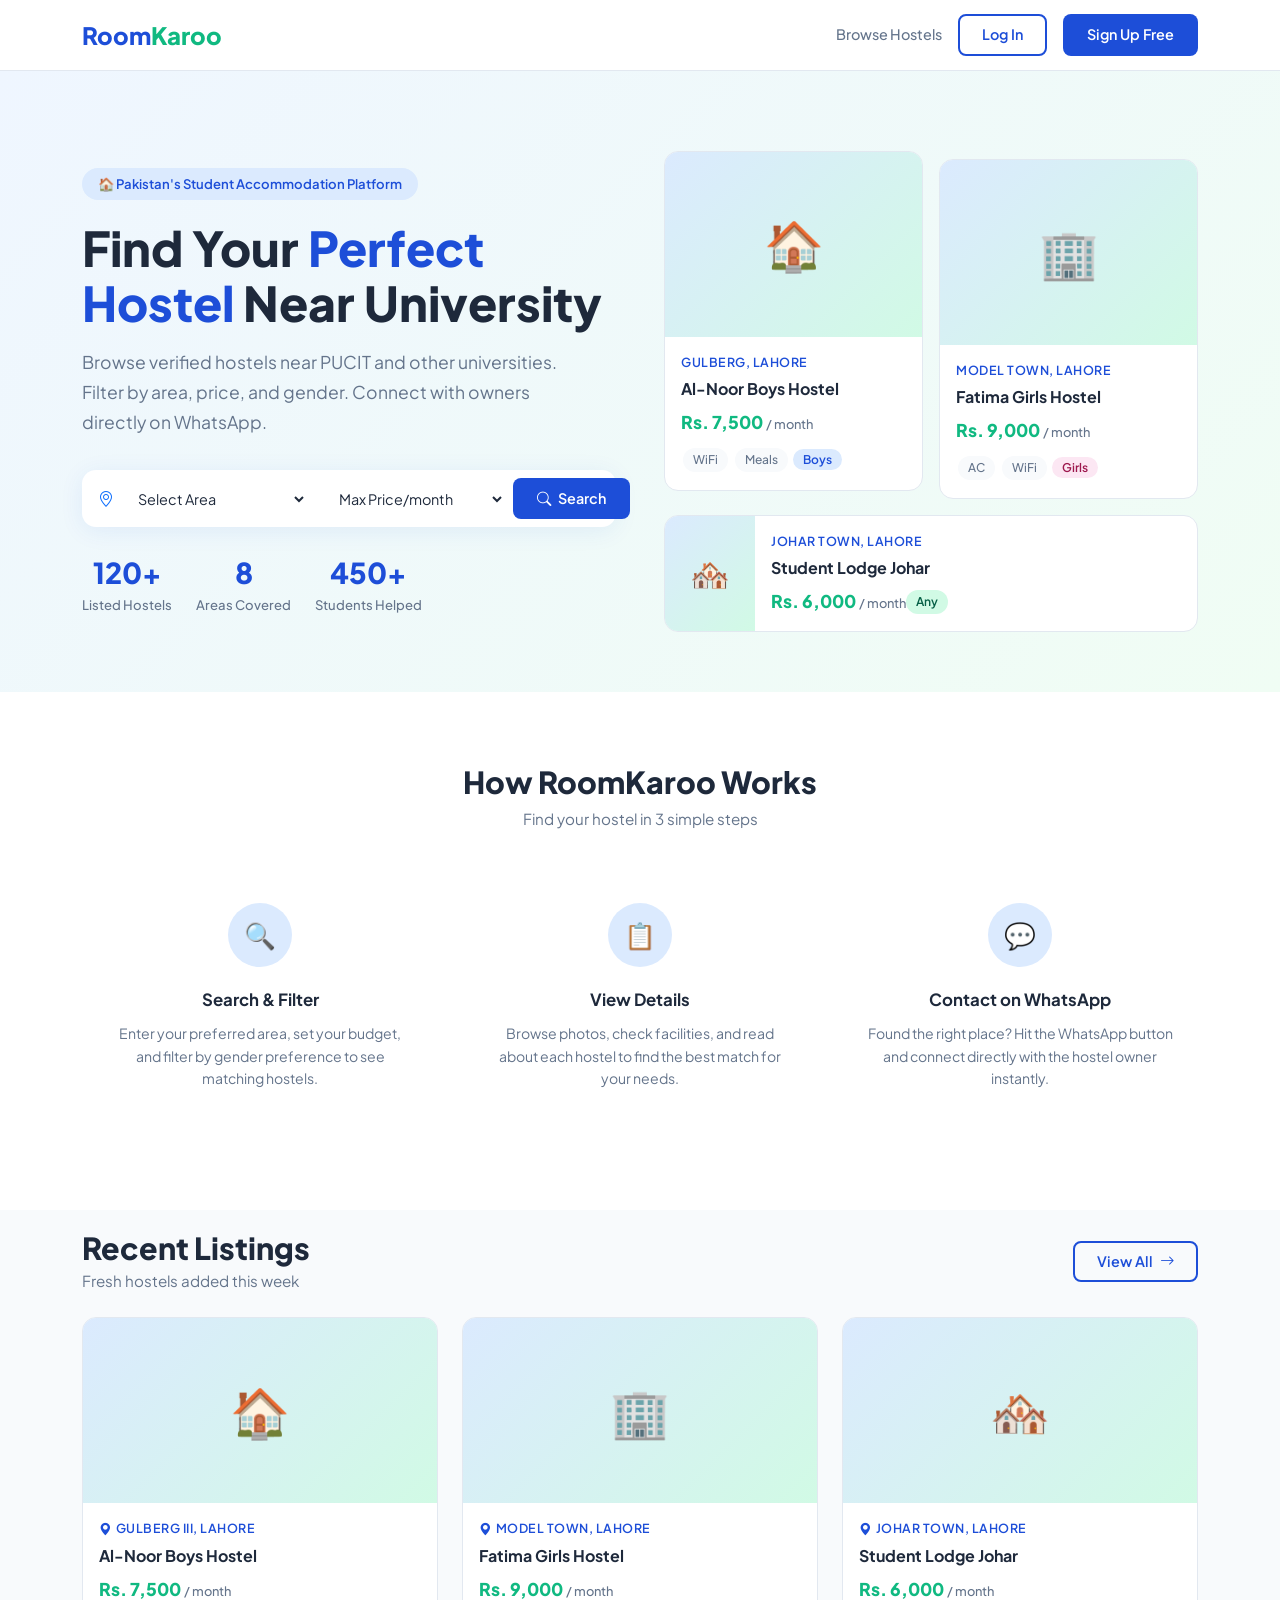
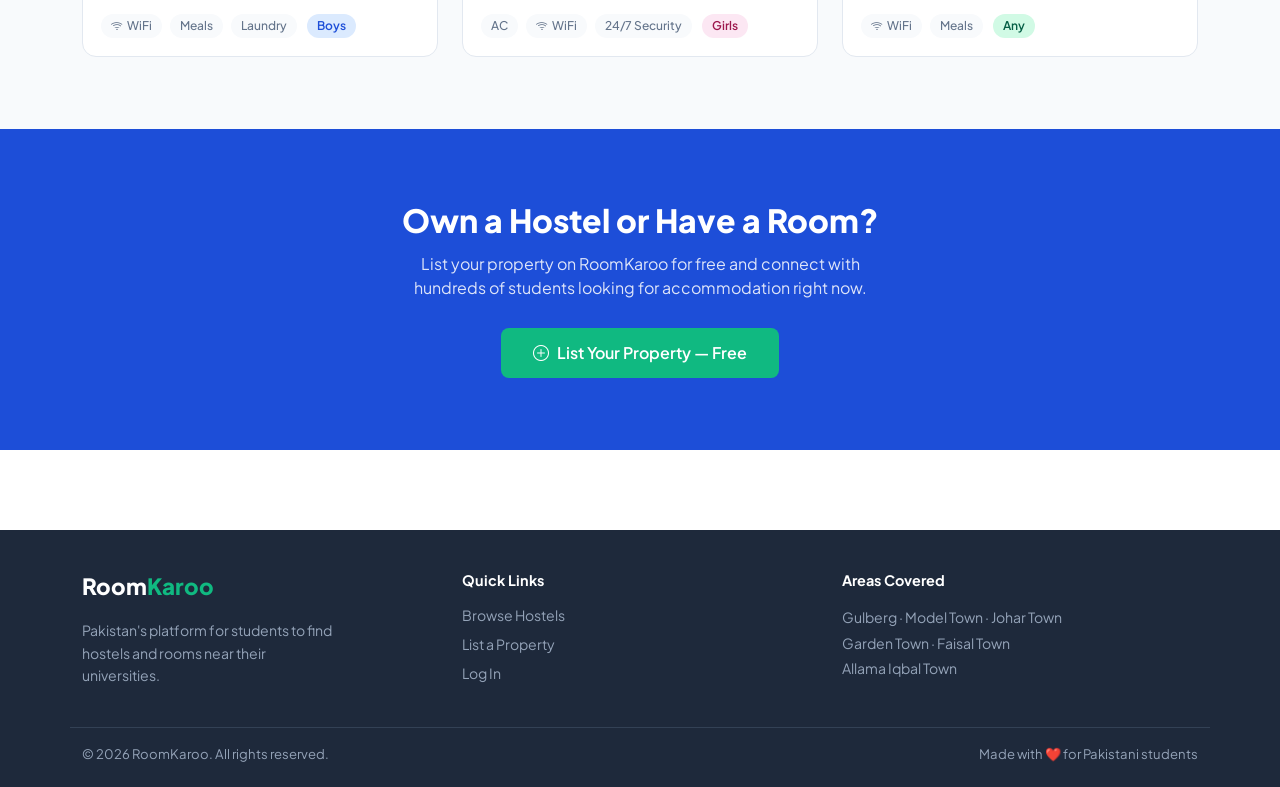
<file: index.html>
<!DOCTYPE html>
<html lang="en">
<head>
    <meta charset="UTF-8">
    <meta name="viewport" content="width=device-width, initial-scale=1.0">
    <title>RoomKaroo – Find Student Hostels Near You</title>
    <link href="https://cdn.jsdelivr.net/npm/bootstrap@5.3.2/dist/css/bootstrap.min.css" rel="stylesheet">
    <link href="https://cdn.jsdelivr.net/npm/bootstrap-icons@1.11.3/font/bootstrap-icons.min.css" rel="stylesheet">
    <link rel="stylesheet" href="css/style.css">
</head>
<body>

<!-- ===== NAVBAR ===== -->
<nav class="rq-navbar">
    <div class="container d-flex align-items-center justify-content-between">
        <a href="index.html" class="rq-logo">Room<span>Karoo</span></a>
        <div class="d-flex align-items-center gap-3">
            <a href="finder-home.html" class="text-decoration-none" style="color: var(--text-muted); font-weight: 500; font-size: 0.9rem;">Browse Hostels</a>
            <a href="login.html" class="btn-outline-rq">Log In</a>
            <a href="signup.html" class="btn-primary-rq">Sign Up Free</a>
        </div>
    </div>
</nav>

<!-- ===== HERO ===== -->
<section class="hero-section">
    <div class="container">
        <div class="row align-items-center g-5">
            <div class="col-lg-6">
                <div class="hero-badge">🏠 Pakistan's Student Accommodation Platform</div>
                <h1 class="hero-title">
                    Find Your <span class="highlight">Perfect Hostel</span> Near University
                </h1>
                <p class="hero-subtitle">
                    Browse verified hostels near PUCIT and other universities. Filter by area, price, and gender. Connect with owners directly on WhatsApp.
                </p>

                <!-- Search Box -->
                <div class="search-box mb-4">
                    <i class="bi bi-geo-alt text-primary ms-2"></i>
                    <select>
                        <option>Select Area</option>
                        <option>Gulberg, Lahore</option>
                        <option>Model Town, Lahore</option>
                        <option>Johar Town, Lahore</option>
                        <option>Garden Town, Lahore</option>
                        <option>Faisal Town, Lahore</option>
                        <option>Allama Iqbal Town</option>
                    </select>
                    <div style="width: 1px; height: 24px; background: var(--border);"></div>
                    <select>
                        <option>Max Price/month</option>
                        <option>Under Rs. 5,000</option>
                        <option>Rs. 5,000 – 10,000</option>
                        <option>Rs. 10,000 – 15,000</option>
                        <option>Rs. 15,000+</option>
                    </select>
                    <a href="finder-home.html" class="btn-primary-rq" style="white-space: nowrap;">
                        <i class="bi bi-search me-1"></i> Search
                    </a>
                </div>

                <!-- Stats -->
                <div class="d-flex gap-4 mt-2">
                    <div class="stat-item">
                        <div class="stat-num">120+</div>
                        <div class="stat-label">Listed Hostels</div>
                    </div>
                    <div class="stat-item">
                        <div class="stat-num">8</div>
                        <div class="stat-label">Areas Covered</div>
                    </div>
                    <div class="stat-item">
                        <div class="stat-num">450+</div>
                        <div class="stat-label">Students Helped</div>
                    </div>
                </div>
            </div>

            <!-- Right side cards visual -->
            <div class="col-lg-6 d-none d-lg-block">
                <div class="row g-3">
                    <div class="col-6">
                        <div class="listing-card">
                            <div class="listing-card-img">🏠</div>
                            <div class="listing-card-body">
                                <div class="listing-area">Gulberg, Lahore</div>
                                <div class="listing-title">Al-Noor Boys Hostel</div>
                                <div class="listing-price">Rs. 7,500 <span>/ month</span></div>
                                <div>
                                    <span class="facility-tag">WiFi</span>
                                    <span class="facility-tag">Meals</span>
                                    <span class="gender-badge gender-boys">Boys</span>
                                </div>
                            </div>
                        </div>
                    </div>
                    <div class="col-6 mt-4">
                        <div class="listing-card">
                            <div class="listing-card-img">🏢</div>
                            <div class="listing-card-body">
                                <div class="listing-area">Model Town, Lahore</div>
                                <div class="listing-title">Fatima Girls Hostel</div>
                                <div class="listing-price">Rs. 9,000 <span>/ month</span></div>
                                <div>
                                    <span class="facility-tag">AC</span>
                                    <span class="facility-tag">WiFi</span>
                                    <span class="gender-badge gender-girls">Girls</span>
                                </div>
                            </div>
                        </div>
                    </div>
                    <div class="col-12">
                        <div class="listing-card" style="display: flex; gap: 0;">
                            <div style="width: 90px; background: linear-gradient(135deg, #DBEAFE, #D1FAE5); display: flex; align-items: center; justify-content: center; font-size: 2rem; flex-shrink: 0;">🏘️</div>
                            <div class="listing-card-body">
                                <div class="listing-area">Johar Town, Lahore</div>
                                <div class="listing-title">Student Lodge Johar</div>
                                <div class="d-flex align-items-center justify-content-between">
                                    <div class="listing-price mb-0">Rs. 6,000 <span>/ month</span></div>
                                    <span class="gender-badge gender-any">Any</span>
                                </div>
                            </div>
                        </div>
                    </div>
                </div>
            </div>
        </div>
    </div>
</section>

<!-- ===== HOW IT WORKS ===== -->
<section class="how-section">
    <div class="container text-center">
        <h2 class="section-title">How RoomKaroo Works</h2>
        <p class="section-sub">Find your hostel in 3 simple steps</p>
        <div class="row g-4">
            <div class="col-md-4">
                <div class="step-card">
                    <div class="step-icon">🔍</div>
                    <div class="step-title">Search & Filter</div>
                    <p class="step-desc">Enter your preferred area, set your budget, and filter by gender preference to see matching hostels.</p>
                </div>
            </div>
            <div class="col-md-4">
                <div class="step-card">
                    <div class="step-icon">📋</div>
                    <div class="step-title">View Details</div>
                    <p class="step-desc">Browse photos, check facilities, and read about each hostel to find the best match for your needs.</p>
                </div>
            </div>
            <div class="col-md-4">
                <div class="step-card">
                    <div class="step-icon">💬</div>
                    <div class="step-title">Contact on WhatsApp</div>
                    <p class="step-desc">Found the right place? Hit the WhatsApp button and connect directly with the hostel owner instantly.</p>
                </div>
            </div>
        </div>
    </div>
</section>

<!-- ===== FEATURED LISTINGS ===== -->
<section style="padding: 20px 0 72px; background: var(--bg-light);">
    <div class="container">
        <div class="d-flex align-items-center justify-content-between mb-4">
            <div>
                <h2 class="section-title mb-1">Recent Listings</h2>
                <p class="section-sub mb-0">Fresh hostels added this week</p>
            </div>
            <a href="finder-home.html" class="btn-outline-rq">View All <i class="bi bi-arrow-right ms-1"></i></a>
        </div>
        <div class="row g-4">
            <!-- Card 1 -->
            <div class="col-lg-4 col-md-6">
                <a href="finder-home.html" class="listing-card">
                    <div class="listing-card-img">🏠</div>
                    <div class="listing-card-body">
                        <div class="listing-area"><i class="bi bi-geo-alt-fill me-1"></i>Gulberg III, Lahore</div>
                        <div class="listing-title">Al-Noor Boys Hostel</div>
                        <div class="listing-price">Rs. 7,500 <span>/ month</span></div>
                        <div class="d-flex flex-wrap gap-1 align-items-center">
                            <span class="facility-tag"><i class="bi bi-wifi me-1"></i>WiFi</span>
                            <span class="facility-tag">Meals</span>
                            <span class="facility-tag">Laundry</span>
                            <span class="gender-badge gender-boys ms-1">Boys</span>
                        </div>
                    </div>
                </a>
            </div>
            <!-- Card 2 -->
            <div class="col-lg-4 col-md-6">
                <a href="finder-home.html" class="listing-card">
                    <div class="listing-card-img">🏢</div>
                    <div class="listing-card-body">
                        <div class="listing-area"><i class="bi bi-geo-alt-fill me-1"></i>Model Town, Lahore</div>
                        <div class="listing-title">Fatima Girls Hostel</div>
                        <div class="listing-price">Rs. 9,000 <span>/ month</span></div>
                        <div class="d-flex flex-wrap gap-1 align-items-center">
                            <span class="facility-tag">AC</span>
                            <span class="facility-tag"><i class="bi bi-wifi me-1"></i>WiFi</span>
                            <span class="facility-tag">24/7 Security</span>
                            <span class="gender-badge gender-girls ms-1">Girls</span>
                        </div>
                    </div>
                </a>
            </div>
            <!-- Card 3 -->
            <div class="col-lg-4 col-md-6">
                <a href="finder-home.html" class="listing-card">
                    <div class="listing-card-img">🏘️</div>
                    <div class="listing-card-body">
                        <div class="listing-area"><i class="bi bi-geo-alt-fill me-1"></i>Johar Town, Lahore</div>
                        <div class="listing-title">Student Lodge Johar</div>
                        <div class="listing-price">Rs. 6,000 <span>/ month</span></div>
                        <div class="d-flex flex-wrap gap-1 align-items-center">
                            <span class="facility-tag"><i class="bi bi-wifi me-1"></i>WiFi</span>
                            <span class="facility-tag">Meals</span>
                            <span class="gender-badge gender-any ms-1">Any</span>
                        </div>
                    </div>
                </a>
            </div>
        </div>
    </div>
</section>

<!-- ===== LIST YOUR HOSTEL CTA ===== -->
<section style="padding: 72px 0; background: var(--primary);">
    <div class="container text-center text-white">
        <h2 style="font-size: 2rem; font-weight: 800; margin-bottom: 12px;">Own a Hostel or Have a Room?</h2>
        <p style="opacity: 0.85; max-width: 480px; margin: 0 auto 28px; font-size: 1rem;">List your property on RoomKaroo for free and connect with hundreds of students looking for accommodation right now.</p>
        <a href="signup.html" class="btn-accent-rq" style="font-size: 1rem; padding: 13px 32px;">
            <i class="bi bi-plus-circle me-2"></i>List Your Property — Free
        </a>
    </div>
</section>

<!-- ===== FOOTER ===== -->
<footer class="rq-footer">
    <div class="container">
        <div class="row g-4 pb-4" style="border-bottom: 1px solid #334155;">
            <div class="col-md-4">
                <div class="footer-logo mb-3">Room<span>Karoo</span></div>
                <p style="font-size: 0.88rem; line-height: 1.6; max-width: 260px;">Pakistan's platform for students to find hostels and rooms near their universities.</p>
            </div>
            <div class="col-md-4">
                <div style="font-weight: 700; color: white; margin-bottom: 14px; font-size: 0.9rem;">Quick Links</div>
                <div class="d-flex flex-column gap-2">
                    <a href="finder-home.html" class="text-decoration-none" style="color: #94A3B8; font-size: 0.88rem;">Browse Hostels</a>
                    <a href="signup.html" class="text-decoration-none" style="color: #94A3B8; font-size: 0.88rem;">List a Property</a>
                    <a href="login.html" class="text-decoration-none" style="color: #94A3B8; font-size: 0.88rem;">Log In</a>
                </div>
            </div>
            <div class="col-md-4">
                <div style="font-weight: 700; color: white; margin-bottom: 14px; font-size: 0.9rem;">Areas Covered</div>
                <div style="font-size: 0.88rem; color: #94A3B8; line-height: 1.8;">
                    Gulberg · Model Town · Johar Town<br>
                    Garden Town · Faisal Town<br>
                    Allama Iqbal Town
                </div>
            </div>
        </div>
        <div class="d-flex align-items-center justify-content-between pt-3" style="font-size: 0.82rem;">
            <span>© 2026 RoomKaroo. All rights reserved.</span>
            <span>Made with ❤️ for Pakistani students</span>
        </div>
    </div>
</footer>

<script src="https://cdn.jsdelivr.net/npm/bootstrap@5.3.2/dist/js/bootstrap.bundle.min.js"></script>
</body>
</html>
</file>
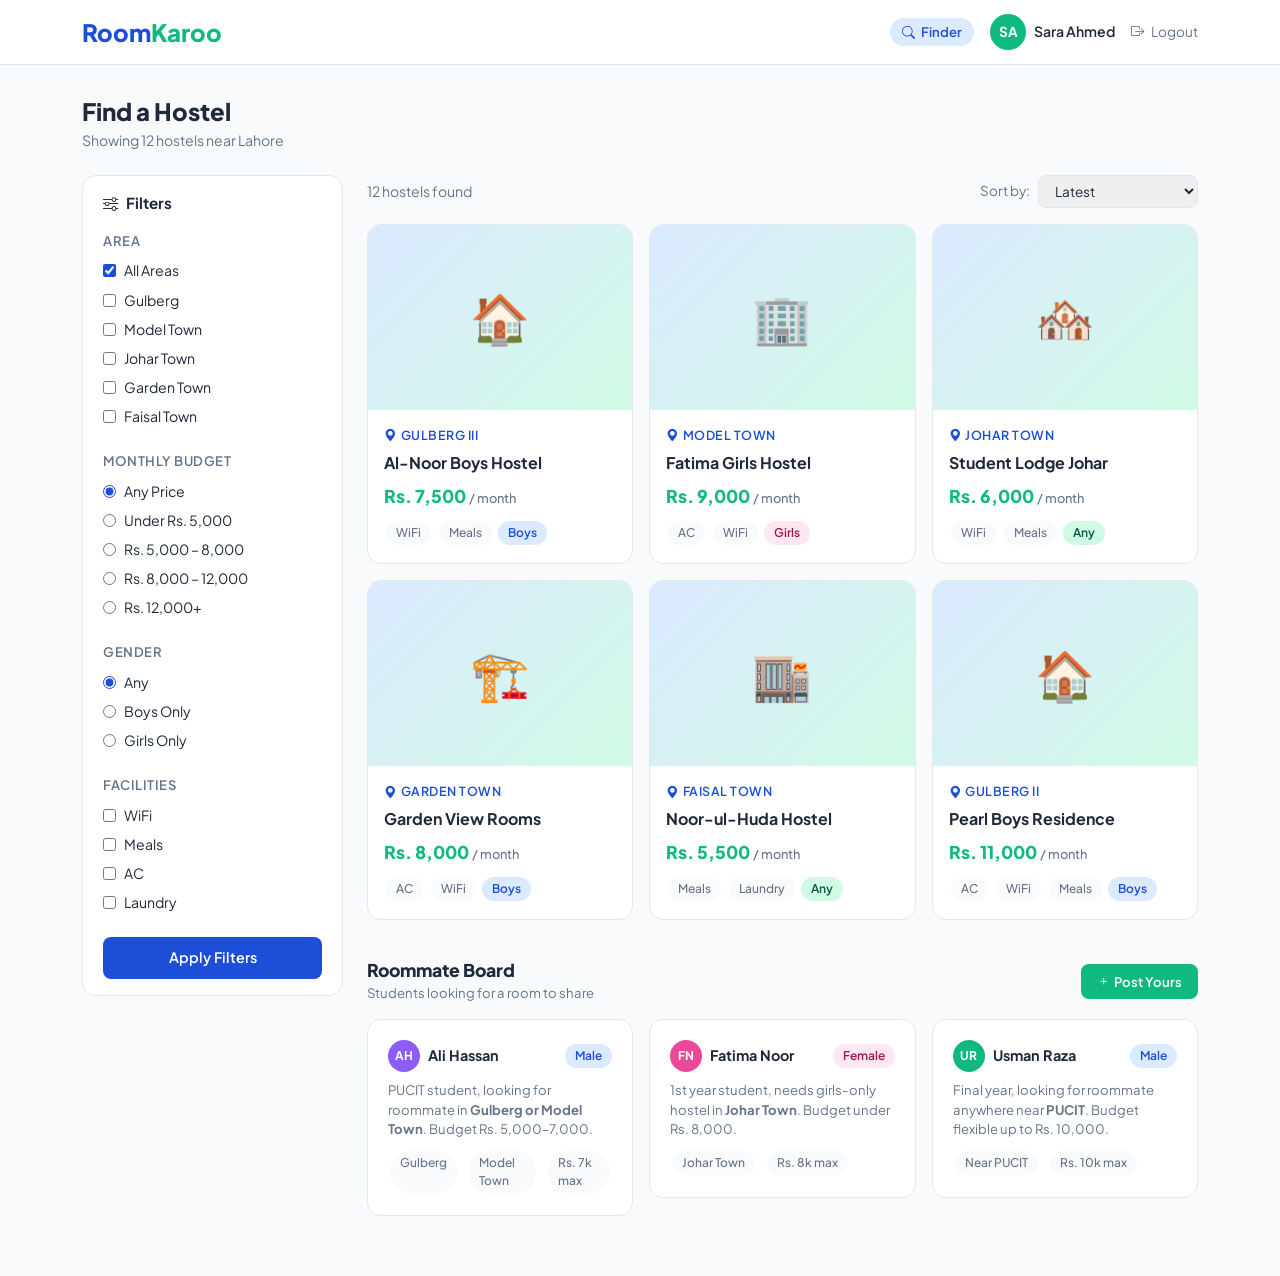
<file: finder-home.html>
<!DOCTYPE html>
<html lang="en">
<head>
    <meta charset="UTF-8">
    <meta name="viewport" content="width=device-width, initial-scale=1.0">
    <title>Find Hostels – RoomKaroo</title>
    <link href="https://cdn.jsdelivr.net/npm/bootstrap@5.3.2/dist/css/bootstrap.min.css" rel="stylesheet">
    <link href="https://cdn.jsdelivr.net/npm/bootstrap-icons@1.11.3/font/bootstrap-icons.min.css" rel="stylesheet">
    <link rel="stylesheet" href="css/style.css">
</head>
<body style="background: var(--bg-light);">

<!-- ===== NAVBAR ===== -->
<nav class="dash-navbar">
    <div class="container d-flex align-items-center justify-content-between">
        <a href="index.html" class="rq-logo">Room<span>Karoo</span></a>
        <div class="d-flex align-items-center gap-3">
            <span style="font-size: 0.82rem; background: var(--primary-light); color: var(--primary); padding: 4px 12px; border-radius: 20px; font-weight: 600;">
                <i class="bi bi-search me-1"></i> Finder
            </span>
            <div class="d-flex align-items-center gap-2">
                <div class="user-avatar" style="background: var(--accent);">SA</div>
                <span style="font-size: 0.88rem; font-weight: 600; color: var(--text-dark);">Sara Ahmed</span>
            </div>
            <a href="login.html" style="font-size: 0.85rem; color: var(--text-muted); text-decoration: none;">
                <i class="bi bi-box-arrow-right me-1"></i> Logout
            </a>
        </div>
    </div>
</nav>

<div class="container" style="padding-top: 32px; padding-bottom: 60px;">

    <!-- Page Header -->
    <div class="mb-4">
        <h1 style="font-size: 1.5rem; font-weight: 800; margin-bottom: 4px;">Find a Hostel</h1>
        <p style="font-size: 0.88rem; color: var(--text-muted); margin: 0;">Showing 12 hostels near Lahore</p>
    </div>

    <div class="row g-4">

        <!-- ===== FILTER SIDEBAR ===== -->
        <div class="col-lg-3">
            <div class="filter-bar">
                <div style="font-weight: 700; font-size: 0.95rem; margin-bottom: 16px;">
                    <i class="bi bi-sliders me-2"></i>Filters
                </div>

                <!-- Area -->
                <div class="mb-4">
                    <div style="font-size: 0.82rem; font-weight: 600; color: var(--text-muted); margin-bottom: 10px; text-transform: uppercase; letter-spacing: 0.5px;">Area</div>
                    <div class="d-flex flex-column gap-2">
                        <label style="display: flex; align-items: center; gap: 8px; font-size: 0.88rem; cursor: pointer;">
                            <input type="checkbox" checked style="accent-color: var(--primary);"> All Areas
                        </label>
                        <label style="display: flex; align-items: center; gap: 8px; font-size: 0.88rem; cursor: pointer;">
                            <input type="checkbox" style="accent-color: var(--primary);"> Gulberg
                        </label>
                        <label style="display: flex; align-items: center; gap: 8px; font-size: 0.88rem; cursor: pointer;">
                            <input type="checkbox" style="accent-color: var(--primary);"> Model Town
                        </label>
                        <label style="display: flex; align-items: center; gap: 8px; font-size: 0.88rem; cursor: pointer;">
                            <input type="checkbox" style="accent-color: var(--primary);"> Johar Town
                        </label>
                        <label style="display: flex; align-items: center; gap: 8px; font-size: 0.88rem; cursor: pointer;">
                            <input type="checkbox" style="accent-color: var(--primary);"> Garden Town
                        </label>
                        <label style="display: flex; align-items: center; gap: 8px; font-size: 0.88rem; cursor: pointer;">
                            <input type="checkbox" style="accent-color: var(--primary);"> Faisal Town
                        </label>
                    </div>
                </div>

                <!-- Budget -->
                <div class="mb-4">
                    <div style="font-size: 0.82rem; font-weight: 600; color: var(--text-muted); margin-bottom: 10px; text-transform: uppercase; letter-spacing: 0.5px;">Monthly Budget</div>
                    <div class="d-flex flex-column gap-2">
                        <label style="display: flex; align-items: center; gap: 8px; font-size: 0.88rem; cursor: pointer;">
                            <input type="radio" name="budget" checked style="accent-color: var(--primary);"> Any Price
                        </label>
                        <label style="display: flex; align-items: center; gap: 8px; font-size: 0.88rem; cursor: pointer;">
                            <input type="radio" name="budget" style="accent-color: var(--primary);"> Under Rs. 5,000
                        </label>
                        <label style="display: flex; align-items: center; gap: 8px; font-size: 0.88rem; cursor: pointer;">
                            <input type="radio" name="budget" style="accent-color: var(--primary);"> Rs. 5,000 – 8,000
                        </label>
                        <label style="display: flex; align-items: center; gap: 8px; font-size: 0.88rem; cursor: pointer;">
                            <input type="radio" name="budget" style="accent-color: var(--primary);"> Rs. 8,000 – 12,000
                        </label>
                        <label style="display: flex; align-items: center; gap: 8px; font-size: 0.88rem; cursor: pointer;">
                            <input type="radio" name="budget" style="accent-color: var(--primary);"> Rs. 12,000+
                        </label>
                    </div>
                </div>

                <!-- Gender -->
                <div class="mb-4">
                    <div style="font-size: 0.82rem; font-weight: 600; color: var(--text-muted); margin-bottom: 10px; text-transform: uppercase; letter-spacing: 0.5px;">Gender</div>
                    <div class="d-flex flex-column gap-2">
                        <label style="display: flex; align-items: center; gap: 8px; font-size: 0.88rem; cursor: pointer;">
                            <input type="radio" name="gender" checked style="accent-color: var(--primary);"> Any
                        </label>
                        <label style="display: flex; align-items: center; gap: 8px; font-size: 0.88rem; cursor: pointer;">
                            <input type="radio" name="gender" style="accent-color: var(--primary);"> Boys Only
                        </label>
                        <label style="display: flex; align-items: center; gap: 8px; font-size: 0.88rem; cursor: pointer;">
                            <input type="radio" name="gender" style="accent-color: var(--primary);"> Girls Only
                        </label>
                    </div>
                </div>

                <!-- Facilities -->
                <div class="mb-4">
                    <div style="font-size: 0.82rem; font-weight: 600; color: var(--text-muted); margin-bottom: 10px; text-transform: uppercase; letter-spacing: 0.5px;">Facilities</div>
                    <div class="d-flex flex-column gap-2">
                        <label style="display: flex; align-items: center; gap: 8px; font-size: 0.88rem; cursor: pointer;">
                            <input type="checkbox" style="accent-color: var(--primary);"> WiFi
                        </label>
                        <label style="display: flex; align-items: center; gap: 8px; font-size: 0.88rem; cursor: pointer;">
                            <input type="checkbox" style="accent-color: var(--primary);"> Meals
                        </label>
                        <label style="display: flex; align-items: center; gap: 8px; font-size: 0.88rem; cursor: pointer;">
                            <input type="checkbox" style="accent-color: var(--primary);"> AC
                        </label>
                        <label style="display: flex; align-items: center; gap: 8px; font-size: 0.88rem; cursor: pointer;">
                            <input type="checkbox" style="accent-color: var(--primary);"> Laundry
                        </label>
                    </div>
                </div>

                <button class="btn-primary-rq w-100 text-center">Apply Filters</button>
            </div>
        </div>

        <!-- ===== LISTINGS GRID ===== -->
        <div class="col-lg-9">

            <!-- Sort bar -->
            <div class="d-flex align-items-center justify-content-between mb-3">
                <span style="font-size: 0.88rem; color: var(--text-muted);">12 hostels found</span>
                <div class="d-flex align-items-center gap-2">
                    <span style="font-size: 0.85rem; color: var(--text-muted);">Sort by:</span>
                    <select style="border: 1.5px solid var(--border); border-radius: 8px; padding: 6px 12px; font-size: 0.85rem; color: var(--text-dark); outline: none;">
                        <option>Latest</option>
                        <option>Price: Low to High</option>
                        <option>Price: High to Low</option>
                    </select>
                </div>
            </div>

            <!-- Cards Grid -->
            <div class="row g-3">

                <!-- Listing 1 -->
                <div class="col-md-4">
                    <a href="#" class="listing-card" onclick="showDetail(event)">
                        <div class="listing-card-img">🏠</div>
                        <div class="listing-card-body">
                            <div class="listing-area"><i class="bi bi-geo-alt-fill me-1"></i>Gulberg III</div>
                            <div class="listing-title">Al-Noor Boys Hostel</div>
                            <div class="listing-price">Rs. 7,500 <span>/ month</span></div>
                            <div class="d-flex flex-wrap gap-1 align-items-center">
                                <span class="facility-tag">WiFi</span>
                                <span class="facility-tag">Meals</span>
                                <span class="gender-badge gender-boys">Boys</span>
                            </div>
                        </div>
                    </a>
                </div>

                <!-- Listing 2 -->
                <div class="col-md-4">
                    <a href="#" class="listing-card" onclick="showDetail(event)">
                        <div class="listing-card-img">🏢</div>
                        <div class="listing-card-body">
                            <div class="listing-area"><i class="bi bi-geo-alt-fill me-1"></i>Model Town</div>
                            <div class="listing-title">Fatima Girls Hostel</div>
                            <div class="listing-price">Rs. 9,000 <span>/ month</span></div>
                            <div class="d-flex flex-wrap gap-1 align-items-center">
                                <span class="facility-tag">AC</span>
                                <span class="facility-tag">WiFi</span>
                                <span class="gender-badge gender-girls">Girls</span>
                            </div>
                        </div>
                    </a>
                </div>

                <!-- Listing 3 -->
                <div class="col-md-4">
                    <a href="#" class="listing-card" onclick="showDetail(event)">
                        <div class="listing-card-img">🏘️</div>
                        <div class="listing-card-body">
                            <div class="listing-area"><i class="bi bi-geo-alt-fill me-1"></i>Johar Town</div>
                            <div class="listing-title">Student Lodge Johar</div>
                            <div class="listing-price">Rs. 6,000 <span>/ month</span></div>
                            <div class="d-flex flex-wrap gap-1 align-items-center">
                                <span class="facility-tag">WiFi</span>
                                <span class="facility-tag">Meals</span>
                                <span class="gender-badge gender-any">Any</span>
                            </div>
                        </div>
                    </a>
                </div>

                <!-- Listing 4 -->
                <div class="col-md-4">
                    <a href="#" class="listing-card" onclick="showDetail(event)">
                        <div class="listing-card-img">🏗️</div>
                        <div class="listing-card-body">
                            <div class="listing-area"><i class="bi bi-geo-alt-fill me-1"></i>Garden Town</div>
                            <div class="listing-title">Garden View Rooms</div>
                            <div class="listing-price">Rs. 8,000 <span>/ month</span></div>
                            <div class="d-flex flex-wrap gap-1 align-items-center">
                                <span class="facility-tag">AC</span>
                                <span class="facility-tag">WiFi</span>
                                <span class="gender-badge gender-boys">Boys</span>
                            </div>
                        </div>
                    </a>
                </div>

                <!-- Listing 5 -->
                <div class="col-md-4">
                    <a href="#" class="listing-card" onclick="showDetail(event)">
                        <div class="listing-card-img">🏬</div>
                        <div class="listing-card-body">
                            <div class="listing-area"><i class="bi bi-geo-alt-fill me-1"></i>Faisal Town</div>
                            <div class="listing-title">Noor-ul-Huda Hostel</div>
                            <div class="listing-price">Rs. 5,500 <span>/ month</span></div>
                            <div class="d-flex flex-wrap gap-1 align-items-center">
                                <span class="facility-tag">Meals</span>
                                <span class="facility-tag">Laundry</span>
                                <span class="gender-badge gender-any">Any</span>
                            </div>
                        </div>
                    </a>
                </div>

                <!-- Listing 6 -->
                <div class="col-md-4">
                    <a href="#" class="listing-card" onclick="showDetail(event)">
                        <div class="listing-card-img">🏠</div>
                        <div class="listing-card-body">
                            <div class="listing-area"><i class="bi bi-geo-alt-fill me-1"></i>Gulberg II</div>
                            <div class="listing-title">Pearl Boys Residence</div>
                            <div class="listing-price">Rs. 11,000 <span>/ month</span></div>
                            <div class="d-flex flex-wrap gap-1 align-items-center">
                                <span class="facility-tag">AC</span>
                                <span class="facility-tag">WiFi</span>
                                <span class="facility-tag">Meals</span>
                                <span class="gender-badge gender-boys">Boys</span>
                            </div>
                        </div>
                    </a>
                </div>

            </div>

            <!-- ===== ROOMMATE BOARD ===== -->
            <div style="margin-top: 40px;">
                <div class="d-flex align-items-center justify-content-between mb-3">
                    <div>
                        <h2 style="font-size: 1.1rem; font-weight: 800; margin-bottom: 2px;">Roommate Board</h2>
                        <p style="font-size: 0.82rem; color: var(--text-muted); margin: 0;">Students looking for a room to share</p>
                    </div>
                    <button class="btn-accent-rq" style="font-size: 0.82rem; padding: 8px 16px;" onclick="showRoommateModal()">
                        <i class="bi bi-plus me-1"></i>Post Yours
                    </button>
                </div>
                <div class="row g-3">
                    <div class="col-md-4">
                        <div class="roommate-card">
                            <div class="d-flex align-items-center gap-2 mb-2">
                                <div class="user-avatar" style="background: #8B5CF6; width: 32px; height: 32px; font-size: 0.75rem;">AH</div>
                                <span style="font-weight: 700; font-size: 0.9rem;">Ali Hassan</span>
                                <span class="gender-badge gender-boys" style="margin-left: auto;">Male</span>
                            </div>
                            <div style="font-size: 0.82rem; color: var(--text-muted); margin-bottom: 10px; line-height: 1.5;">
                                PUCIT student, looking for roommate in <strong>Gulberg or Model Town</strong>. Budget Rs. 5,000–7,000.
                            </div>
                            <div class="d-flex gap-2">
                                <span class="facility-tag">Gulberg</span>
                                <span class="facility-tag">Model Town</span>
                                <span class="facility-tag">Rs. 7k max</span>
                            </div>
                        </div>
                    </div>
                    <div class="col-md-4">
                        <div class="roommate-card">
                            <div class="d-flex align-items-center gap-2 mb-2">
                                <div class="user-avatar" style="background: #EC4899; width: 32px; height: 32px; font-size: 0.75rem;">FN</div>
                                <span style="font-weight: 700; font-size: 0.9rem;">Fatima Noor</span>
                                <span class="gender-badge gender-girls" style="margin-left: auto;">Female</span>
                            </div>
                            <div style="font-size: 0.82rem; color: var(--text-muted); margin-bottom: 10px; line-height: 1.5;">
                                1st year student, needs girls-only hostel in <strong>Johar Town</strong>. Budget under Rs. 8,000.
                            </div>
                            <div class="d-flex gap-2">
                                <span class="facility-tag">Johar Town</span>
                                <span class="facility-tag">Rs. 8k max</span>
                            </div>
                        </div>
                    </div>
                    <div class="col-md-4">
                        <div class="roommate-card">
                            <div class="d-flex align-items-center gap-2 mb-2">
                                <div class="user-avatar" style="background: var(--accent); width: 32px; height: 32px; font-size: 0.75rem;">UR</div>
                                <span style="font-weight: 700; font-size: 0.9rem;">Usman Raza</span>
                                <span class="gender-badge gender-boys" style="margin-left: auto;">Male</span>
                            </div>
                            <div style="font-size: 0.82rem; color: var(--text-muted); margin-bottom: 10px; line-height: 1.5;">
                                Final year, looking for roommate anywhere near <strong>PUCIT</strong>. Budget flexible up to Rs. 10,000.
                            </div>
                            <div class="d-flex gap-2">
                                <span class="facility-tag">Near PUCIT</span>
                                <span class="facility-tag">Rs. 10k max</span>
                            </div>
                        </div>
                    </div>
                </div>
            </div>

        </div>
    </div>
</div>

<!-- Hostel Detail Modal -->
<div class="modal fade" id="detailModal" tabindex="-1">
    <div class="modal-dialog modal-lg">
        <div class="modal-content" style="border-radius: 16px; border: none;">
            <div class="modal-header" style="border-bottom: 1px solid var(--border); padding: 20px 24px;">
                <h5 class="modal-title" style="font-weight: 700;">Al-Noor Boys Hostel</h5>
                <button type="button" class="btn-close" data-bs-dismiss="modal"></button>
            </div>
            <div class="modal-body" style="padding: 24px;">
                <div class="listing-card-img mb-3" style="height: 200px; border-radius: 12px;">🏠</div>
                <div class="d-flex align-items-center gap-3 flex-wrap mb-3">
                    <div style="font-size: 1.4rem; font-weight: 800; color: var(--accent);">Rs. 7,500<span style="font-size: 0.85rem; font-weight: 500; color: var(--text-muted);">/month</span></div>
                    <span class="gender-badge gender-boys">Boys Only</span>
                    <span style="font-size: 0.88rem; color: var(--text-muted);"><i class="bi bi-geo-alt me-1"></i>Gulberg III, Lahore</span>
                </div>
                <div class="mb-3">
                    <div style="font-weight: 700; font-size: 0.9rem; margin-bottom: 8px;">Facilities</div>
                    <div class="d-flex flex-wrap gap-2">
                        <span class="facility-tag"><i class="bi bi-wifi me-1"></i>WiFi</span>
                        <span class="facility-tag">3 Meals/day</span>
                        <span class="facility-tag">Laundry</span>
                        <span class="facility-tag">24/7 Security</span>
                    </div>
                </div>
                <div class="mb-3">
                    <div style="font-weight: 700; font-size: 0.9rem; margin-bottom: 6px;">Description</div>
                    <p style="font-size: 0.88rem; color: var(--text-muted); line-height: 1.6;">Well-maintained boys hostel located in the heart of Gulberg. 5 minutes drive from PUCIT. Clean rooms, home-cooked meals, and reliable WiFi. Rooms available on sharing basis (2–3 persons).</p>
                </div>
            </div>
            <div class="modal-footer" style="border-top: 1px solid var(--border); padding: 16px 24px;">
                <button type="button" class="btn-outline-rq" data-bs-dismiss="modal">Close</button>
                <a href="https://wa.me/923001234567?text=Hi! I found your hostel on RoomKaroo and I'm interested." target="_blank" class="btn-accent-rq ms-2">
                    <i class="bi bi-whatsapp me-2"></i>Contact on WhatsApp
                </a>
            </div>
        </div>
    </div>
</div>

<!-- Post Roommate Modal -->
<div class="modal fade" id="roommateModal" tabindex="-1">
    <div class="modal-dialog">
        <div class="modal-content" style="border-radius: 16px; border: none;">
            <div class="modal-header" style="border-bottom: 1px solid var(--border); padding: 20px 24px;">
                <h5 class="modal-title" style="font-weight: 700;">Post Roommate Request</h5>
                <button type="button" class="btn-close" data-bs-dismiss="modal"></button>
            </div>
            <div class="modal-body" style="padding: 24px;">
                <div class="mb-3">
                    <label class="form-label-rq">Preferred Area</label>
                    <input type="text" class="form-control-rq" placeholder="e.g. Gulberg, Johar Town...">
                </div>
                <div class="mb-3">
                    <label class="form-label-rq">Max Budget (PKR/month)</label>
                    <input type="number" class="form-control-rq" placeholder="e.g. 8000">
                </div>
                <div class="mb-3">
                    <label class="form-label-rq">Gender</label>
                    <select class="form-control-rq">
                        <option>Male</option>
                        <option>Female</option>
                    </select>
                </div>
                <div class="mb-3">
                    <label class="form-label-rq">Short Description</label>
                    <textarea class="form-control-rq" rows="3" placeholder="Briefly describe what you're looking for..."></textarea>
                </div>
            </div>
            <div class="modal-footer" style="border-top: 1px solid var(--border); padding: 16px 24px;">
                <button type="button" class="btn-outline-rq" data-bs-dismiss="modal">Cancel</button>
                <button type="button" class="btn-primary-rq ms-2">Post Request</button>
            </div>
        </div>
    </div>
</div>

<script src="https://cdn.jsdelivr.net/npm/bootstrap@5.3.2/dist/js/bootstrap.bundle.min.js"></script>
<script>
    function showDetail(e) {
        e.preventDefault();
        new bootstrap.Modal(document.getElementById('detailModal')).show();
    }

    function showRoommateModal() {
        new bootstrap.Modal(document.getElementById('roommateModal')).show();
    }
</script>
</body>
</html>
</file>
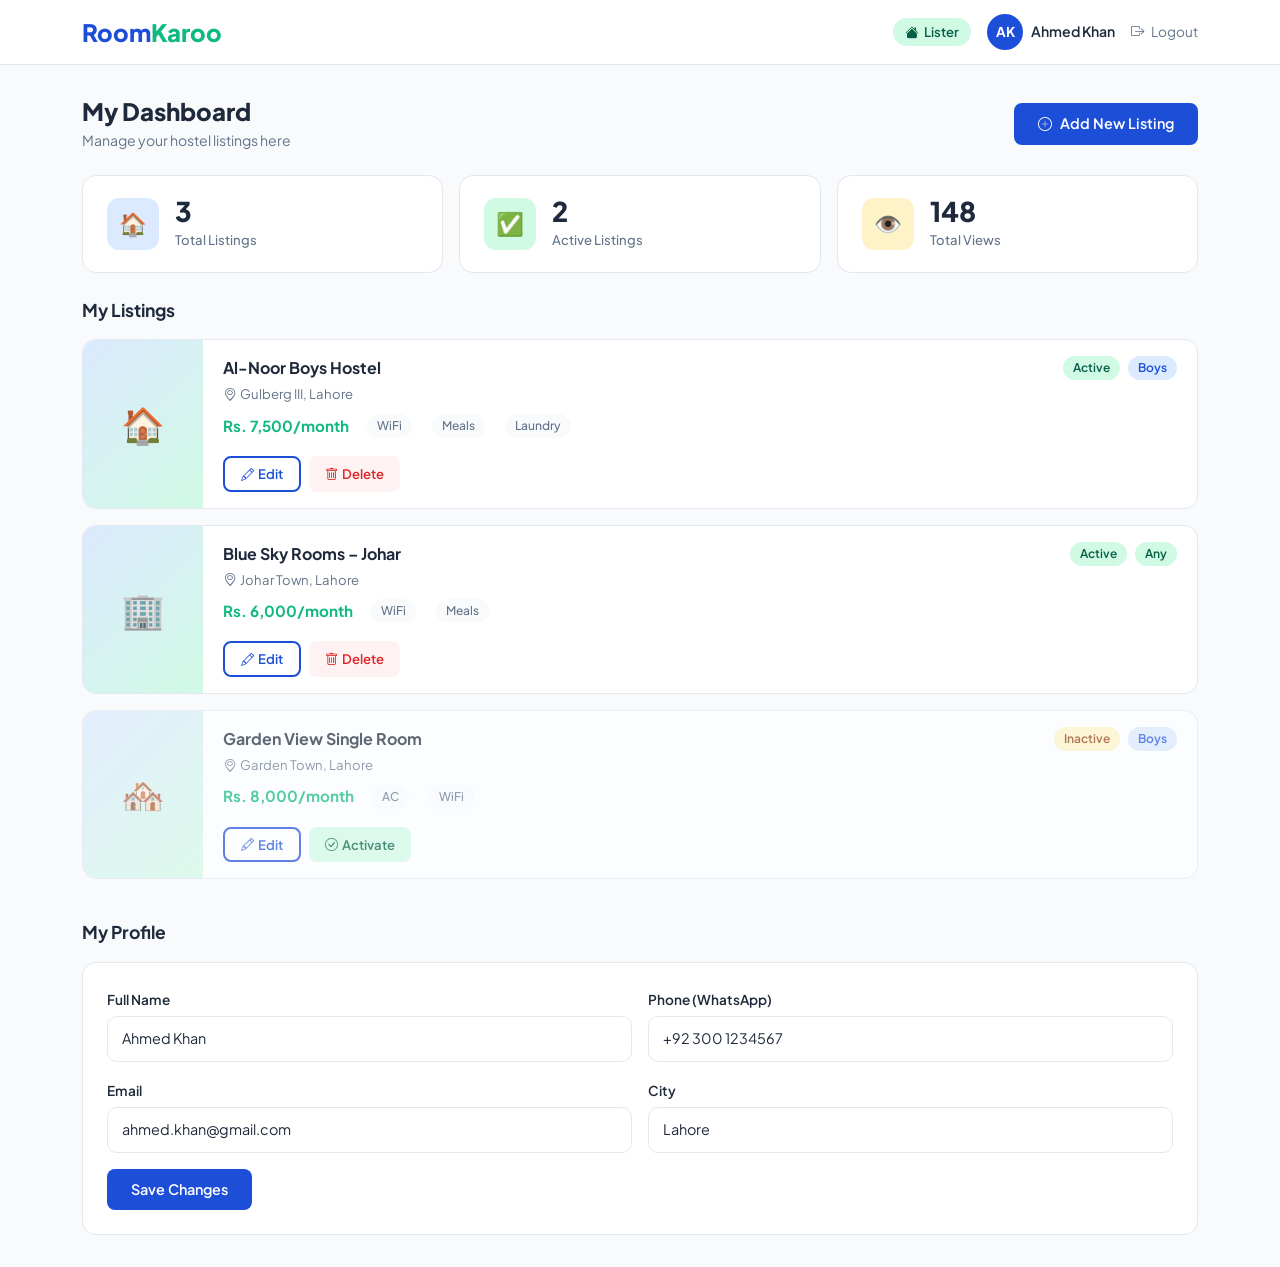
<file: lister-dashboard.html>
<!DOCTYPE html>
<html lang="en">
<head>
    <meta charset="UTF-8">
    <meta name="viewport" content="width=device-width, initial-scale=1.0">
    <title>My Dashboard – RoomKaroo Lister</title>
    <link href="https://cdn.jsdelivr.net/npm/bootstrap@5.3.2/dist/css/bootstrap.min.css" rel="stylesheet">
    <link href="https://cdn.jsdelivr.net/npm/bootstrap-icons@1.11.3/font/bootstrap-icons.min.css" rel="stylesheet">
    <link rel="stylesheet" href="css/style.css">
</head>
<body class="dashboard-page">

<!-- ===== NAVBAR ===== -->
<nav class="dash-navbar">
    <div class="container d-flex align-items-center justify-content-between">
        <a href="index.html" class="rq-logo">Room<span>Karoo</span></a>

        <div class="d-flex align-items-center gap-3">
            <span style="font-size: 0.82rem; background: var(--accent-light); color: #065F46; padding: 4px 12px; border-radius: 20px; font-weight: 600;">
                <i class="bi bi-house-fill me-1"></i> Lister
            </span>
            <div class="d-flex align-items-center gap-2">
                <div class="user-avatar">AK</div>
                <span style="font-size: 0.88rem; font-weight: 600; color: var(--text-dark);">Ahmed Khan</span>
            </div>
            <a href="login.html" style="font-size: 0.85rem; color: var(--text-muted); text-decoration: none;">
                <i class="bi bi-box-arrow-right me-1"></i> Logout
            </a>
        </div>
    </div>
</nav>

<!-- ===== DASHBOARD CONTENT ===== -->
<div class="dash-content">
    <div class="container">

        <!-- Welcome Bar -->
        <div class="d-flex align-items-center justify-content-between mb-4">
            <div>
                <h1 style="font-size: 1.5rem; font-weight: 800; margin-bottom: 4px;">My Dashboard</h1>
                <p style="font-size: 0.88rem; color: var(--text-muted); margin: 0;">Manage your hostel listings here</p>
            </div>
            <button class="btn-primary-rq" onclick="showAddModal()">
                <i class="bi bi-plus-circle me-2"></i>Add New Listing
            </button>
        </div>

        <!-- Stats Row -->
        <div class="row g-3 mb-4">
            <div class="col-md-4">
                <div class="stat-card">
                    <div class="stat-card-icon" style="background: var(--primary-light);">🏠</div>
                    <div>
                        <div class="stat-card-num">3</div>
                        <div class="stat-card-label">Total Listings</div>
                    </div>
                </div>
            </div>
            <div class="col-md-4">
                <div class="stat-card">
                    <div class="stat-card-icon" style="background: var(--accent-light);">✅</div>
                    <div>
                        <div class="stat-card-num">2</div>
                        <div class="stat-card-label">Active Listings</div>
                    </div>
                </div>
            </div>
            <div class="col-md-4">
                <div class="stat-card">
                    <div class="stat-card-icon" style="background: #FEF3C7;">👁️</div>
                    <div>
                        <div class="stat-card-num">148</div>
                        <div class="stat-card-label">Total Views</div>
                    </div>
                </div>
            </div>
        </div>

        <!-- Listings Section -->
        <div style="font-size: 1.1rem; font-weight: 700; margin-bottom: 16px;">My Listings</div>
        <div class="d-flex flex-column gap-3">

            <!-- Listing Card 1 -->
            <div class="lister-listing-card">
                <div class="lister-listing-img">🏠</div>
                <div class="lister-listing-body">
                    <div class="d-flex align-items-start justify-content-between flex-wrap gap-2">
                        <div>
                            <div style="font-weight: 700; font-size: 1rem; margin-bottom: 4px;">Al-Noor Boys Hostel</div>
                            <div style="font-size: 0.82rem; color: var(--text-muted);">
                                <i class="bi bi-geo-alt me-1"></i>Gulberg III, Lahore
                            </div>
                        </div>
                        <div class="d-flex align-items-center gap-2">
                            <span class="status-badge status-active">Active</span>
                            <span class="gender-badge gender-boys">Boys</span>
                        </div>
                    </div>
                    <div class="d-flex align-items-center gap-3 mt-2 flex-wrap">
                        <span style="font-weight: 700; color: var(--accent); font-size: 0.95rem;">Rs. 7,500/month</span>
                        <span class="facility-tag">WiFi</span>
                        <span class="facility-tag">Meals</span>
                        <span class="facility-tag">Laundry</span>
                    </div>
                    <div class="d-flex gap-2 mt-3">
                        <button class="btn-outline-rq" style="padding: 6px 16px; font-size: 0.82rem;">
                            <i class="bi bi-pencil me-1"></i>Edit
                        </button>
                        <button style="background: #FEF2F2; color: #DC2626; border: none; padding: 6px 16px; border-radius: 8px; font-size: 0.82rem; font-weight: 600; cursor: pointer;">
                            <i class="bi bi-trash me-1"></i>Delete
                        </button>
                    </div>
                </div>
            </div>

            <!-- Listing Card 2 -->
            <div class="lister-listing-card">
                <div class="lister-listing-img">🏢</div>
                <div class="lister-listing-body">
                    <div class="d-flex align-items-start justify-content-between flex-wrap gap-2">
                        <div>
                            <div style="font-weight: 700; font-size: 1rem; margin-bottom: 4px;">Blue Sky Rooms – Johar</div>
                            <div style="font-size: 0.82rem; color: var(--text-muted);">
                                <i class="bi bi-geo-alt me-1"></i>Johar Town, Lahore
                            </div>
                        </div>
                        <div class="d-flex align-items-center gap-2">
                            <span class="status-badge status-active">Active</span>
                            <span class="gender-badge gender-any">Any</span>
                        </div>
                    </div>
                    <div class="d-flex align-items-center gap-3 mt-2 flex-wrap">
                        <span style="font-weight: 700; color: var(--accent); font-size: 0.95rem;">Rs. 6,000/month</span>
                        <span class="facility-tag">WiFi</span>
                        <span class="facility-tag">Meals</span>
                    </div>
                    <div class="d-flex gap-2 mt-3">
                        <button class="btn-outline-rq" style="padding: 6px 16px; font-size: 0.82rem;">
                            <i class="bi bi-pencil me-1"></i>Edit
                        </button>
                        <button style="background: #FEF2F2; color: #DC2626; border: none; padding: 6px 16px; border-radius: 8px; font-size: 0.82rem; font-weight: 600; cursor: pointer;">
                            <i class="bi bi-trash me-1"></i>Delete
                        </button>
                    </div>
                </div>
            </div>

            <!-- Listing Card 3 (Inactive) -->
            <div class="lister-listing-card" style="opacity: 0.7;">
                <div class="lister-listing-img">🏘️</div>
                <div class="lister-listing-body">
                    <div class="d-flex align-items-start justify-content-between flex-wrap gap-2">
                        <div>
                            <div style="font-weight: 700; font-size: 1rem; margin-bottom: 4px;">Garden View Single Room</div>
                            <div style="font-size: 0.82rem; color: var(--text-muted);">
                                <i class="bi bi-geo-alt me-1"></i>Garden Town, Lahore
                            </div>
                        </div>
                        <div class="d-flex align-items-center gap-2">
                            <span class="status-badge status-inactive">Inactive</span>
                            <span class="gender-badge gender-boys">Boys</span>
                        </div>
                    </div>
                    <div class="d-flex align-items-center gap-3 mt-2 flex-wrap">
                        <span style="font-weight: 700; color: var(--accent); font-size: 0.95rem;">Rs. 8,000/month</span>
                        <span class="facility-tag">AC</span>
                        <span class="facility-tag">WiFi</span>
                    </div>
                    <div class="d-flex gap-2 mt-3">
                        <button class="btn-outline-rq" style="padding: 6px 16px; font-size: 0.82rem;">
                            <i class="bi bi-pencil me-1"></i>Edit
                        </button>
                        <button style="background: var(--accent-light); color: #065F46; border: none; padding: 6px 16px; border-radius: 8px; font-size: 0.82rem; font-weight: 600; cursor: pointer;">
                            <i class="bi bi-check-circle me-1"></i>Activate
                        </button>
                    </div>
                </div>
            </div>
        </div>

        <!-- Profile Section -->
        <div style="margin-top: 40px;">
            <div style="font-size: 1.1rem; font-weight: 700; margin-bottom: 16px;">My Profile</div>
            <div style="background: var(--white); border-radius: 14px; padding: 24px; border: 1px solid var(--border);">
                <div class="row g-3">
                    <div class="col-md-6">
                        <label class="form-label-rq">Full Name</label>
                        <input type="text" class="form-control-rq" value="Ahmed Khan">
                    </div>
                    <div class="col-md-6">
                        <label class="form-label-rq">Phone (WhatsApp)</label>
                        <input type="text" class="form-control-rq" value="+92 300 1234567">
                    </div>
                    <div class="col-md-6">
                        <label class="form-label-rq">Email</label>
                        <input type="email" class="form-control-rq" value="ahmed.khan@gmail.com">
                    </div>
                    <div class="col-md-6">
                        <label class="form-label-rq">City</label>
                        <input type="text" class="form-control-rq" value="Lahore">
                    </div>
                    <div class="col-12">
                        <button class="btn-primary-rq">Save Changes</button>
                    </div>
                </div>
            </div>
        </div>

    </div>
</div>

<!-- Add Listing Modal -->
<div class="modal fade" id="addModal" tabindex="-1">
    <div class="modal-dialog modal-lg">
        <div class="modal-content" style="border-radius: 16px; border: none;">
            <div class="modal-header" style="border-bottom: 1px solid var(--border); padding: 20px 24px;">
                <h5 class="modal-title" style="font-weight: 700;">Add New Listing</h5>
                <button type="button" class="btn-close" data-bs-dismiss="modal"></button>
            </div>
            <div class="modal-body" style="padding: 24px;">
                <div class="row g-3">
                    <div class="col-md-6">
                        <label class="form-label-rq">Hostel / Room Name</label>
                        <input type="text" class="form-control-rq" placeholder="e.g. Sunrise Boys Hostel">
                    </div>
                    <div class="col-md-6">
                        <label class="form-label-rq">Area</label>
                        <select class="form-control-rq">
                            <option>Select Area</option>
                            <option>Gulberg, Lahore</option>
                            <option>Model Town, Lahore</option>
                            <option>Johar Town, Lahore</option>
                            <option>Garden Town, Lahore</option>
                        </select>
                    </div>
                    <div class="col-md-6">
                        <label class="form-label-rq">Monthly Rent (PKR)</label>
                        <input type="number" class="form-control-rq" placeholder="e.g. 7500">
                    </div>
                    <div class="col-md-6">
                        <label class="form-label-rq">Gender Preference</label>
                        <select class="form-control-rq">
                            <option>Boys Only</option>
                            <option>Girls Only</option>
                            <option>Any Gender</option>
                        </select>
                    </div>
                    <div class="col-12">
                        <label class="form-label-rq">Facilities (tick all that apply)</label>
                        <div class="d-flex flex-wrap gap-3 mt-1">
                            <label style="display: flex; align-items: center; gap: 6px; font-size: 0.88rem; cursor: pointer;">
                                <input type="checkbox" style="accent-color: var(--primary);"> WiFi
                            </label>
                            <label style="display: flex; align-items: center; gap: 6px; font-size: 0.88rem; cursor: pointer;">
                                <input type="checkbox" style="accent-color: var(--primary);"> Meals (3x/day)
                            </label>
                            <label style="display: flex; align-items: center; gap: 6px; font-size: 0.88rem; cursor: pointer;">
                                <input type="checkbox" style="accent-color: var(--primary);"> AC
                            </label>
                            <label style="display: flex; align-items: center; gap: 6px; font-size: 0.88rem; cursor: pointer;">
                                <input type="checkbox" style="accent-color: var(--primary);"> Laundry
                            </label>
                            <label style="display: flex; align-items: center; gap: 6px; font-size: 0.88rem; cursor: pointer;">
                                <input type="checkbox" style="accent-color: var(--primary);"> 24/7 Security
                            </label>
                        </div>
                    </div>
                    <div class="col-12">
                        <label class="form-label-rq">Description</label>
                        <textarea class="form-control-rq" rows="3" placeholder="Describe your hostel, location details, nearby landmarks..."></textarea>
                    </div>
                    <div class="col-12">
                        <label class="form-label-rq">Upload Photos</label>
                        <input type="file" class="form-control-rq" multiple accept="image/*" style="padding: 10px;">
                    </div>
                </div>
            </div>
            <div class="modal-footer" style="border-top: 1px solid var(--border); padding: 16px 24px;">
                <button type="button" class="btn-outline-rq" data-bs-dismiss="modal">Cancel</button>
                <button type="button" class="btn-primary-rq ms-2">Post Listing</button>
            </div>
        </div>
    </div>
</div>

<script src="https://cdn.jsdelivr.net/npm/bootstrap@5.3.2/dist/js/bootstrap.bundle.min.js"></script>
<script>
    function showAddModal() {
        new bootstrap.Modal(document.getElementById('addModal')).show();
    }
</script>
</body>
</html>
</file>
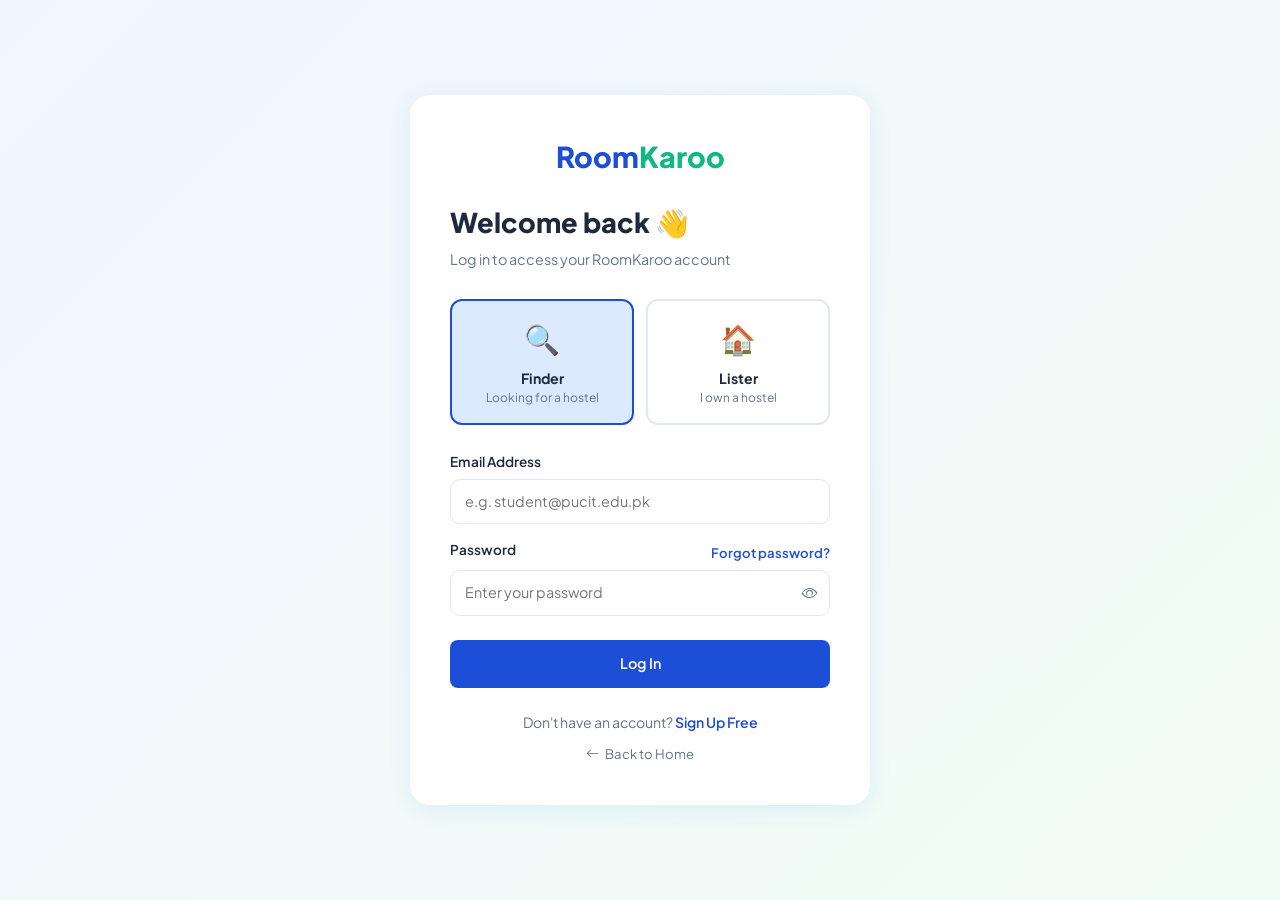
<file: login.html>
<!DOCTYPE html>
<html lang="en">
<head>
    <meta charset="UTF-8">
    <meta name="viewport" content="width=device-width, initial-scale=1.0">
    <title>Log In – RoomKaroo</title>
    <link href="https://cdn.jsdelivr.net/npm/bootstrap@5.3.2/dist/css/bootstrap.min.css" rel="stylesheet">
    <link href="https://cdn.jsdelivr.net/npm/bootstrap-icons@1.11.3/font/bootstrap-icons.min.css" rel="stylesheet">
    <link rel="stylesheet" href="css/style.css">
</head>
<body class="auth-page">

<div class="container">
    <div class="auth-card">

        <!-- Logo -->
        <div class="text-center mb-4">
            <a href="index.html" class="rq-logo" style="font-size: 1.8rem;">Room<span>Karoo</span></a>
        </div>

        <div class="auth-title">Welcome back 👋</div>
        <p class="auth-sub">Log in to access your RoomKaroo account</p>

        <!-- Role selector -->
        <div class="role-selector">
            <div class="role-option active" onclick="selectRole(this)">
                <span class="role-icon">🔍</span>
                <div class="role-name">Finder</div>
                <div class="role-desc">Looking for a hostel</div>
            </div>
            <div class="role-option" onclick="selectRole(this)">
                <span class="role-icon">🏠</span>
                <div class="role-name">Lister</div>
                <div class="role-desc">I own a hostel</div>
            </div>
        </div>

        <!-- Form -->
        <form>
            <div class="mb-3">
                <label class="form-label-rq">Email Address</label>
                <input type="email" class="form-control-rq" placeholder="e.g. student@pucit.edu.pk">
            </div>

            <div class="mb-4">
                <div class="d-flex justify-content-between align-items-center mb-1">
                    <label class="form-label-rq">Password</label>
                    <a href="#" style="font-size: 0.82rem; color: var(--primary); font-weight: 600; text-decoration: none;">Forgot password?</a>
                </div>
                <div style="position: relative;">
                    <input type="password" class="form-control-rq" placeholder="Enter your password" id="passwordInput" style="padding-right: 42px;">
                    <button type="button" onclick="togglePass()" style="position: absolute; right: 12px; top: 50%; transform: translateY(-50%); background: none; border: none; color: var(--text-muted); cursor: pointer;">
                        <i class="bi bi-eye" id="eyeIcon"></i>
                    </button>
                </div>
            </div>

            <a href="finder-home.html" class="btn-primary-rq w-100 text-center" style="display: block; padding: 13px;">
                Log In
            </a>
        </form>

        <div class="text-center mt-4" style="font-size: 0.88rem; color: var(--text-muted);">
            Don't have an account?
            <a href="signup.html" style="color: var(--primary); font-weight: 600; text-decoration: none;">Sign Up Free</a>
        </div>

        <div class="text-center mt-2">
            <a href="index.html" style="font-size: 0.82rem; color: var(--text-muted); text-decoration: none;">
                <i class="bi bi-arrow-left me-1"></i> Back to Home
            </a>
        </div>

    </div>
</div>

<script src="https://cdn.jsdelivr.net/npm/bootstrap@5.3.2/dist/js/bootstrap.bundle.min.js"></script>
<script>
    function selectRole(el) {
        document.querySelectorAll('.role-option').forEach(r => r.classList.remove('active'));
        el.classList.add('active');
    }

    function togglePass() {
        const input = document.getElementById('passwordInput');
        const icon = document.getElementById('eyeIcon');
        if (input.type === 'password') {
            input.type = 'text';
            icon.classList.replace('bi-eye', 'bi-eye-slash');
        } else {
            input.type = 'password';
            icon.classList.replace('bi-eye-slash', 'bi-eye');
        }
    }
</script>
</body>
</html>
</file>
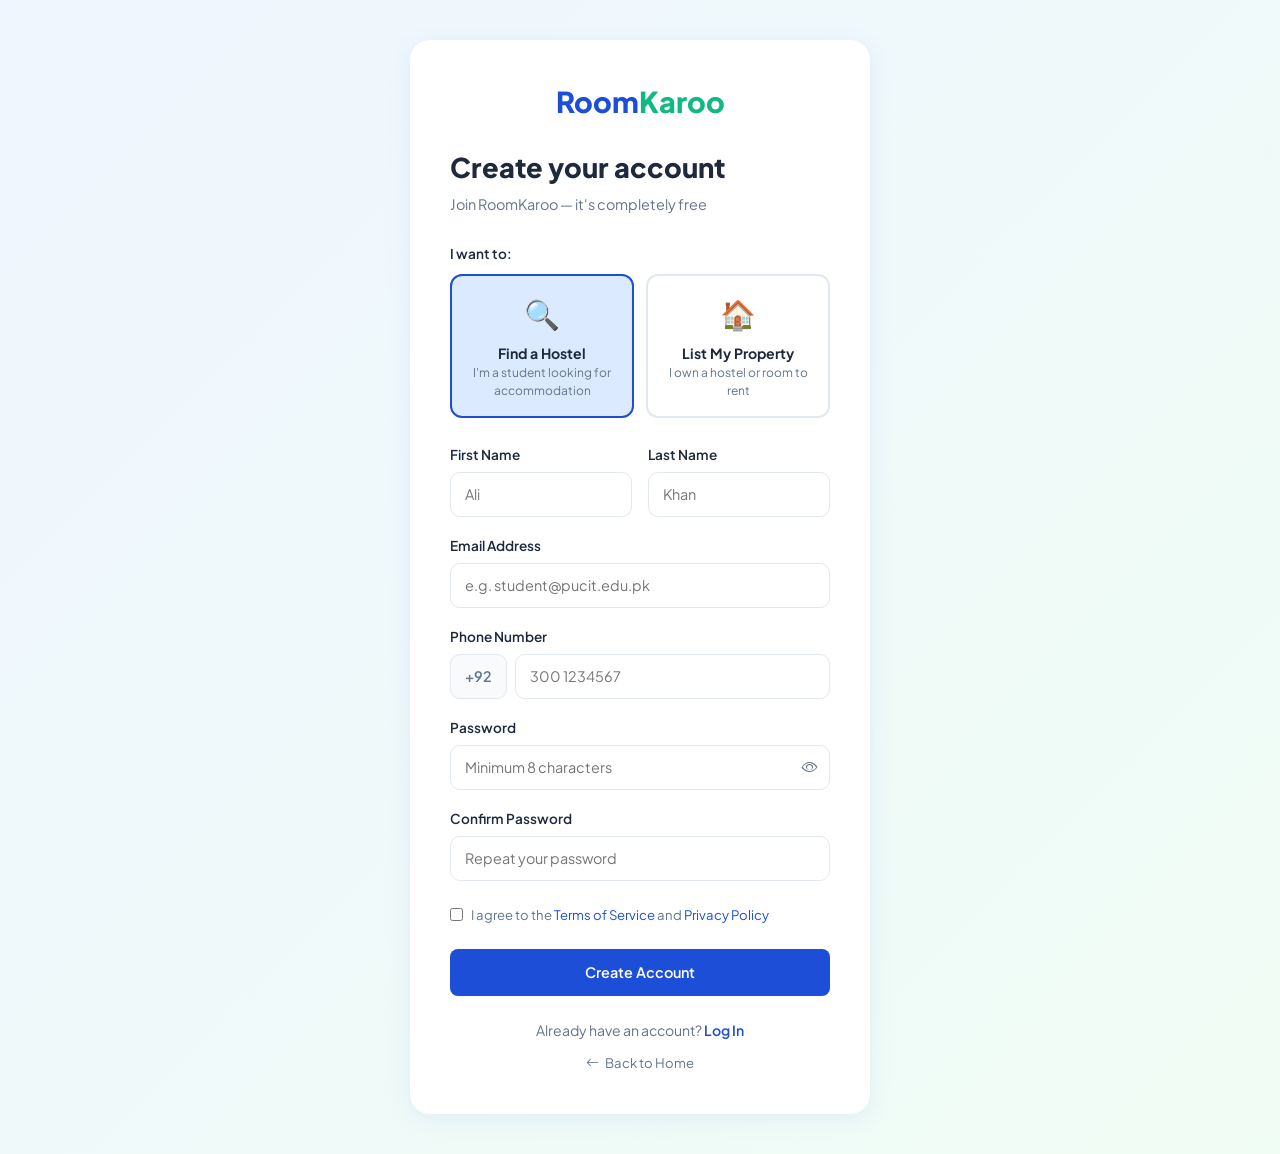
<file: signup.html>
<!DOCTYPE html>
<html lang="en">
<head>
    <meta charset="UTF-8">
    <meta name="viewport" content="width=device-width, initial-scale=1.0">
    <title>Sign Up – RoomKaroo</title>
    <link href="https://cdn.jsdelivr.net/npm/bootstrap@5.3.2/dist/css/bootstrap.min.css" rel="stylesheet">
    <link href="https://cdn.jsdelivr.net/npm/bootstrap-icons@1.11.3/font/bootstrap-icons.min.css" rel="stylesheet">
    <link rel="stylesheet" href="css/style.css">
</head>
<body class="auth-page">

<div class="container">
    <div class="auth-card">

        <!-- Logo -->
        <div class="text-center mb-4">
            <a href="index.html" class="rq-logo" style="font-size: 1.8rem;">Room<span>Karoo</span></a>
        </div>

        <div class="auth-title">Create your account</div>
        <p class="auth-sub">Join RoomKaroo — it's completely free</p>

        <!-- Role selector -->
        <p style="font-size: 0.85rem; font-weight: 600; color: var(--text-dark); margin-bottom: 10px;">I want to:</p>
        <div class="role-selector">
            <div class="role-option active" id="role-finder" onclick="selectRole('finder')">
                <span class="role-icon">🔍</span>
                <div class="role-name">Find a Hostel</div>
                <div class="role-desc">I'm a student looking for accommodation</div>
            </div>
            <div class="role-option" id="role-lister" onclick="selectRole('lister')">
                <span class="role-icon">🏠</span>
                <div class="role-name">List My Property</div>
                <div class="role-desc">I own a hostel or room to rent</div>
            </div>
        </div>

        <!-- Form -->
        <form>
            <div class="row g-3">
                <div class="col-6">
                    <label class="form-label-rq">First Name</label>
                    <input type="text" class="form-control-rq" placeholder="Ali">
                </div>
                <div class="col-6">
                    <label class="form-label-rq">Last Name</label>
                    <input type="text" class="form-control-rq" placeholder="Khan">
                </div>
            </div>

            <div class="mt-3">
                <label class="form-label-rq">Email Address</label>
                <input type="email" class="form-control-rq" placeholder="e.g. student@pucit.edu.pk">
            </div>

            <div class="mt-3">
                <label class="form-label-rq">Phone Number</label>
                <div style="display: flex; gap: 8px;">
                    <span style="background: var(--bg-light); border: 1.5px solid var(--border); border-radius: 10px; padding: 11px 14px; font-size: 0.9rem; font-weight: 600; color: var(--text-muted);">+92</span>
                    <input type="tel" class="form-control-rq" placeholder="300 1234567" style="flex: 1;">
                </div>
            </div>

            <!-- Lister-only field (shown conditionally) -->
            <div class="mt-3" id="hostelNameField" style="display: none;">
                <label class="form-label-rq">Hostel / Property Name</label>
                <input type="text" class="form-control-rq" placeholder="e.g. Al-Noor Boys Hostel">
            </div>

            <div class="mt-3">
                <label class="form-label-rq">Password</label>
                <div style="position: relative;">
                    <input type="password" class="form-control-rq" placeholder="Minimum 8 characters" id="newPassword" style="padding-right: 42px;">
                    <button type="button" onclick="togglePass()" style="position: absolute; right: 12px; top: 50%; transform: translateY(-50%); background: none; border: none; color: var(--text-muted); cursor: pointer;">
                        <i class="bi bi-eye" id="eyeIcon"></i>
                    </button>
                </div>
            </div>

            <div class="mt-3 mb-4">
                <label class="form-label-rq">Confirm Password</label>
                <input type="password" class="form-control-rq" placeholder="Repeat your password">
            </div>

            <!-- Terms -->
            <div class="d-flex align-items-start gap-2 mb-4">
                <input type="checkbox" id="terms" style="margin-top: 3px; accent-color: var(--primary);">
                <label for="terms" style="font-size: 0.82rem; color: var(--text-muted);">
                    I agree to the <a href="#" style="color: var(--primary); text-decoration: none;">Terms of Service</a> and <a href="#" style="color: var(--primary); text-decoration: none;">Privacy Policy</a>
                </label>
            </div>

            <a href="lister-dashboard.html" class="btn-primary-rq w-100 text-center" style="display: block; padding: 13px;" id="signupBtn">
                Create Account
            </a>
        </form>

        <div class="text-center mt-4" style="font-size: 0.88rem; color: var(--text-muted);">
            Already have an account?
            <a href="login.html" style="color: var(--primary); font-weight: 600; text-decoration: none;">Log In</a>
        </div>

        <div class="text-center mt-2">
            <a href="index.html" style="font-size: 0.82rem; color: var(--text-muted); text-decoration: none;">
                <i class="bi bi-arrow-left me-1"></i> Back to Home
            </a>
        </div>

    </div>
</div>

<script src="https://cdn.jsdelivr.net/npm/bootstrap@5.3.2/dist/js/bootstrap.bundle.min.js"></script>
<script>
    let currentRole = 'finder';

    function selectRole(role) {
        currentRole = role;
        document.querySelectorAll('.role-option').forEach(r => r.classList.remove('active'));
        document.getElementById('role-' + role).classList.add('active');

        const hostelField = document.getElementById('hostelNameField');
        const btn = document.getElementById('signupBtn');

        if (role === 'lister') {
            hostelField.style.display = 'block';
            btn.href = 'lister-dashboard.html';
        } else {
            hostelField.style.display = 'none';
            btn.href = 'finder-home.html';
        }
    }

    function togglePass() {
        const input = document.getElementById('newPassword');
        const icon = document.getElementById('eyeIcon');
        if (input.type === 'password') {
            input.type = 'text';
            icon.classList.replace('bi-eye', 'bi-eye-slash');
        } else {
            input.type = 'password';
            icon.classList.replace('bi-eye-slash', 'bi-eye');
        }
    }
</script>
</body>
</html>
</file>
<file: css/style.css>
/* ===== RoomKaroo Global Styles ===== */
@import url('https://fonts.googleapis.com/css2?family=Plus+Jakarta+Sans:wght@400;500;600;700;800&display=swap');

:root {
    --primary: #1D4ED8;
    --primary-dark: #1E40AF;
    --primary-light: #DBEAFE;
    --accent: #10B981;
    --accent-light: #D1FAE5;
    --text-dark: #1E293B;
    --text-muted: #64748B;
    --bg-light: #F8FAFC;
    --border: #E2E8F0;
    --white: #ffffff;
    --shadow: 0 4px 24px rgba(29, 78, 216, 0.08);
    --shadow-hover: 0 8px 32px rgba(29, 78, 216, 0.15);
}

* {
    margin: 0;
    padding: 0;
    box-sizing: border-box;
}

body {
    font-family: 'Plus Jakarta Sans', sans-serif;
    color: var(--text-dark);
    background-color: var(--white);
}

/* ===== NAVBAR ===== */
.rq-navbar {
    background: var(--white);
    padding: 14px 0;
    border-bottom: 1px solid var(--border);
    position: sticky;
    top: 0;
    z-index: 100;
}

.rq-logo {
    font-size: 1.5rem;
    font-weight: 800;
    color: var(--primary);
    text-decoration: none;
}

.rq-logo span {
    color: var(--accent);
}

/* ===== BUTTONS ===== */
.btn-primary-rq {
    background: var(--primary);
    color: white;
    border: none;
    padding: 10px 24px;
    border-radius: 8px;
    font-weight: 600;
    font-size: 0.9rem;
    transition: all 0.2s ease;
    text-decoration: none;
    display: inline-block;
}

.btn-primary-rq:hover {
    background: var(--primary-dark);
    color: white;
    transform: translateY(-1px);
    box-shadow: var(--shadow-hover);
}

.btn-outline-rq {
    background: transparent;
    color: var(--primary);
    border: 2px solid var(--primary);
    padding: 8px 22px;
    border-radius: 8px;
    font-weight: 600;
    font-size: 0.9rem;
    transition: all 0.2s ease;
    text-decoration: none;
    display: inline-block;
}

.btn-outline-rq:hover {
    background: var(--primary);
    color: white;
}

.btn-accent-rq {
    background: var(--accent);
    color: white;
    border: none;
    padding: 10px 24px;
    border-radius: 8px;
    font-weight: 600;
    font-size: 0.9rem;
    transition: all 0.2s ease;
    text-decoration: none;
    display: inline-block;
}

.btn-accent-rq:hover {
    background: #059669;
    color: white;
    transform: translateY(-1px);
}

/* ===== HERO ===== */
.hero-section {
    background: linear-gradient(135deg, #EFF6FF 0%, #F0FDF4 100%);
    padding: 80px 0 60px;
}

.hero-badge {
    background: var(--primary-light);
    color: var(--primary);
    padding: 6px 16px;
    border-radius: 20px;
    font-size: 0.82rem;
    font-weight: 600;
    display: inline-block;
    margin-bottom: 20px;
}

.hero-title {
    font-size: 3rem;
    font-weight: 800;
    line-height: 1.15;
    color: var(--text-dark);
    margin-bottom: 18px;
}

.hero-title .highlight {
    color: var(--primary);
}

.hero-subtitle {
    font-size: 1.1rem;
    color: var(--text-muted);
    max-width: 480px;
    line-height: 1.7;
    margin-bottom: 32px;
}

/* Search box */
.search-box {
    background: var(--white);
    border-radius: 14px;
    padding: 8px;
    display: flex;
    align-items: center;
    gap: 8px;
    box-shadow: var(--shadow);
    max-width: 540px;
}

.search-box select,
.search-box input {
    border: none;
    outline: none;
    font-family: 'Plus Jakarta Sans', sans-serif;
    font-size: 0.9rem;
    color: var(--text-dark);
    background: transparent;
    padding: 8px 12px;
    flex: 1;
}

.search-box select option {
    font-family: 'Plus Jakarta Sans', sans-serif;
}

/* Stats row */
.stat-item {
    text-align: center;
}

.stat-item .stat-num {
    font-size: 1.8rem;
    font-weight: 800;
    color: var(--primary);
}

.stat-item .stat-label {
    font-size: 0.82rem;
    color: var(--text-muted);
    font-weight: 500;
}

/* ===== LISTING CARDS ===== */
.listing-card {
    background: var(--white);
    border-radius: 14px;
    overflow: hidden;
    border: 1px solid var(--border);
    transition: all 0.25s ease;
    text-decoration: none;
    color: inherit;
    display: block;
}

.listing-card:hover {
    transform: translateY(-4px);
    box-shadow: var(--shadow-hover);
    border-color: var(--primary);
    color: inherit;
    text-decoration: none;
}

.listing-card-img {
    width: 100%;
    height: 185px;
    object-fit: cover;
    background: linear-gradient(135deg, #DBEAFE 0%, #D1FAE5 100%);
    display: flex;
    align-items: center;
    justify-content: center;
    font-size: 3rem;
}

.listing-card-body {
    padding: 16px;
}

.listing-area {
    font-size: 0.78rem;
    color: var(--primary);
    font-weight: 600;
    text-transform: uppercase;
    letter-spacing: 0.5px;
    margin-bottom: 6px;
}

.listing-title {
    font-size: 1rem;
    font-weight: 700;
    color: var(--text-dark);
    margin-bottom: 8px;
}

.listing-price {
    font-size: 1.1rem;
    font-weight: 800;
    color: var(--accent);
    margin-bottom: 10px;
}

.listing-price span {
    font-size: 0.8rem;
    font-weight: 500;
    color: var(--text-muted);
}

.facility-tag {
    background: var(--bg-light);
    color: var(--text-muted);
    padding: 3px 10px;
    border-radius: 20px;
    font-size: 0.75rem;
    font-weight: 500;
    display: inline-block;
    margin: 2px;
}

.gender-badge {
    padding: 3px 10px;
    border-radius: 20px;
    font-size: 0.75rem;
    font-weight: 600;
}

.gender-boys {
    background: #DBEAFE;
    color: #1D4ED8;
}

.gender-girls {
    background: #FCE7F3;
    color: #9D174D;
}

.gender-any {
    background: var(--accent-light);
    color: #065F46;
}

/* ===== HOW IT WORKS ===== */
.how-section {
    padding: 72px 0;
    background: var(--white);
}

.step-card {
    text-align: center;
    padding: 32px 24px;
}

.step-icon {
    width: 64px;
    height: 64px;
    background: var(--primary-light);
    border-radius: 50%;
    display: flex;
    align-items: center;
    justify-content: center;
    font-size: 1.6rem;
    margin: 0 auto 20px;
}

.step-title {
    font-size: 1.05rem;
    font-weight: 700;
    margin-bottom: 10px;
}

.step-desc {
    font-size: 0.88rem;
    color: var(--text-muted);
    line-height: 1.6;
}

/* ===== SECTION HEADERS ===== */
.section-title {
    font-size: 1.9rem;
    font-weight: 800;
    color: var(--text-dark);
    margin-bottom: 8px;
}

.section-sub {
    font-size: 0.95rem;
    color: var(--text-muted);
    margin-bottom: 40px;
}

/* ===== AUTH PAGES ===== */
.auth-page {
    min-height: 100vh;
    background: linear-gradient(135deg, #EFF6FF 0%, #F0FDF4 100%);
    display: flex;
    align-items: center;
    padding: 40px 0;
}

.auth-card {
    background: var(--white);
    border-radius: 20px;
    padding: 40px;
    box-shadow: var(--shadow);
    max-width: 460px;
    width: 100%;
    margin: 0 auto;
}

.auth-title {
    font-size: 1.7rem;
    font-weight: 800;
    color: var(--text-dark);
    margin-bottom: 6px;
}

.auth-sub {
    font-size: 0.9rem;
    color: var(--text-muted);
    margin-bottom: 28px;
}

.form-label-rq {
    font-size: 0.85rem;
    font-weight: 600;
    color: var(--text-dark);
    margin-bottom: 6px;
}

.form-control-rq {
    border: 1.5px solid var(--border);
    border-radius: 10px;
    padding: 11px 14px;
    font-family: 'Plus Jakarta Sans', sans-serif;
    font-size: 0.9rem;
    color: var(--text-dark);
    width: 100%;
    transition: border-color 0.2s;
    outline: none;
}

.form-control-rq:focus {
    border-color: var(--primary);
    box-shadow: 0 0 0 3px rgba(29, 78, 216, 0.1);
}

.role-selector {
    display: grid;
    grid-template-columns: 1fr 1fr;
    gap: 12px;
    margin-bottom: 24px;
}

.role-option {
    border: 2px solid var(--border);
    border-radius: 12px;
    padding: 16px;
    text-align: center;
    cursor: pointer;
    transition: all 0.2s;
}

.role-option:hover,
.role-option.active {
    border-color: var(--primary);
    background: var(--primary-light);
}

.role-option .role-icon {
    font-size: 1.8rem;
    display: block;
    margin-bottom: 8px;
}

.role-option .role-name {
    font-size: 0.88rem;
    font-weight: 700;
    color: var(--text-dark);
}

.role-option .role-desc {
    font-size: 0.75rem;
    color: var(--text-muted);
}

/* ===== DASHBOARD ===== */
.dashboard-page {
    background: var(--bg-light);
    min-height: 100vh;
}

.dash-navbar {
    background: var(--white);
    padding: 14px 0;
    border-bottom: 1px solid var(--border);
}

.user-avatar {
    width: 36px;
    height: 36px;
    background: var(--primary);
    color: white;
    border-radius: 50%;
    display: flex;
    align-items: center;
    justify-content: center;
    font-weight: 700;
    font-size: 0.85rem;
}

.dash-content {
    padding: 32px 0;
}

.stat-card {
    background: var(--white);
    border-radius: 14px;
    padding: 22px 24px;
    border: 1px solid var(--border);
    display: flex;
    align-items: center;
    gap: 16px;
}

.stat-card-icon {
    width: 52px;
    height: 52px;
    border-radius: 12px;
    display: flex;
    align-items: center;
    justify-content: center;
    font-size: 1.4rem;
    flex-shrink: 0;
}

.stat-card-num {
    font-size: 1.7rem;
    font-weight: 800;
    color: var(--text-dark);
    line-height: 1;
    margin-bottom: 4px;
}

.stat-card-label {
    font-size: 0.82rem;
    color: var(--text-muted);
    font-weight: 500;
}

.lister-listing-card {
    background: var(--white);
    border-radius: 14px;
    overflow: hidden;
    border: 1px solid var(--border);
    display: flex;
    align-items: stretch;
}

.lister-listing-img {
    width: 120px;
    min-height: 100px;
    background: linear-gradient(135deg, #DBEAFE, #D1FAE5);
    display: flex;
    align-items: center;
    justify-content: center;
    font-size: 2.2rem;
    flex-shrink: 0;
}

.lister-listing-body {
    padding: 16px 20px;
    flex: 1;
}

.status-badge {
    padding: 3px 10px;
    border-radius: 20px;
    font-size: 0.75rem;
    font-weight: 600;
}

.status-active {
    background: var(--accent-light);
    color: #065F46;
}

.status-inactive {
    background: #FEF3C7;
    color: #92400E;
}

/* ===== ROOMMATE BOARD ===== */
.roommate-card {
    background: var(--white);
    border-radius: 14px;
    padding: 20px;
    border: 1px solid var(--border);
    transition: all 0.2s;
}

.roommate-card:hover {
    border-color: var(--accent);
    box-shadow: 0 4px 16px rgba(16, 185, 129, 0.1);
}

/* ===== FOOTER ===== */
.rq-footer {
    background: var(--text-dark);
    color: #94A3B8;
    padding: 40px 0 24px;
    margin-top: 80px;
}

.footer-logo {
    font-size: 1.4rem;
    font-weight: 800;
    color: var(--white);
}

.footer-logo span {
    color: var(--accent);
}

/* ===== FILTER BAR ===== */
.filter-bar {
    background: var(--white);
    border-radius: 14px;
    padding: 16px 20px;
    border: 1px solid var(--border);
    margin-bottom: 28px;
}

/* Responsive */
@media (max-width: 768px) {
    .hero-title {
        font-size: 2rem;
    }

    .auth-card {
        padding: 28px 20px;
        margin: 0 16px;
    }

    .lister-listing-card {
        flex-direction: column;
    }

    .lister-listing-img {
        width: 100%;
        height: 120px;
    }
}
</file>
